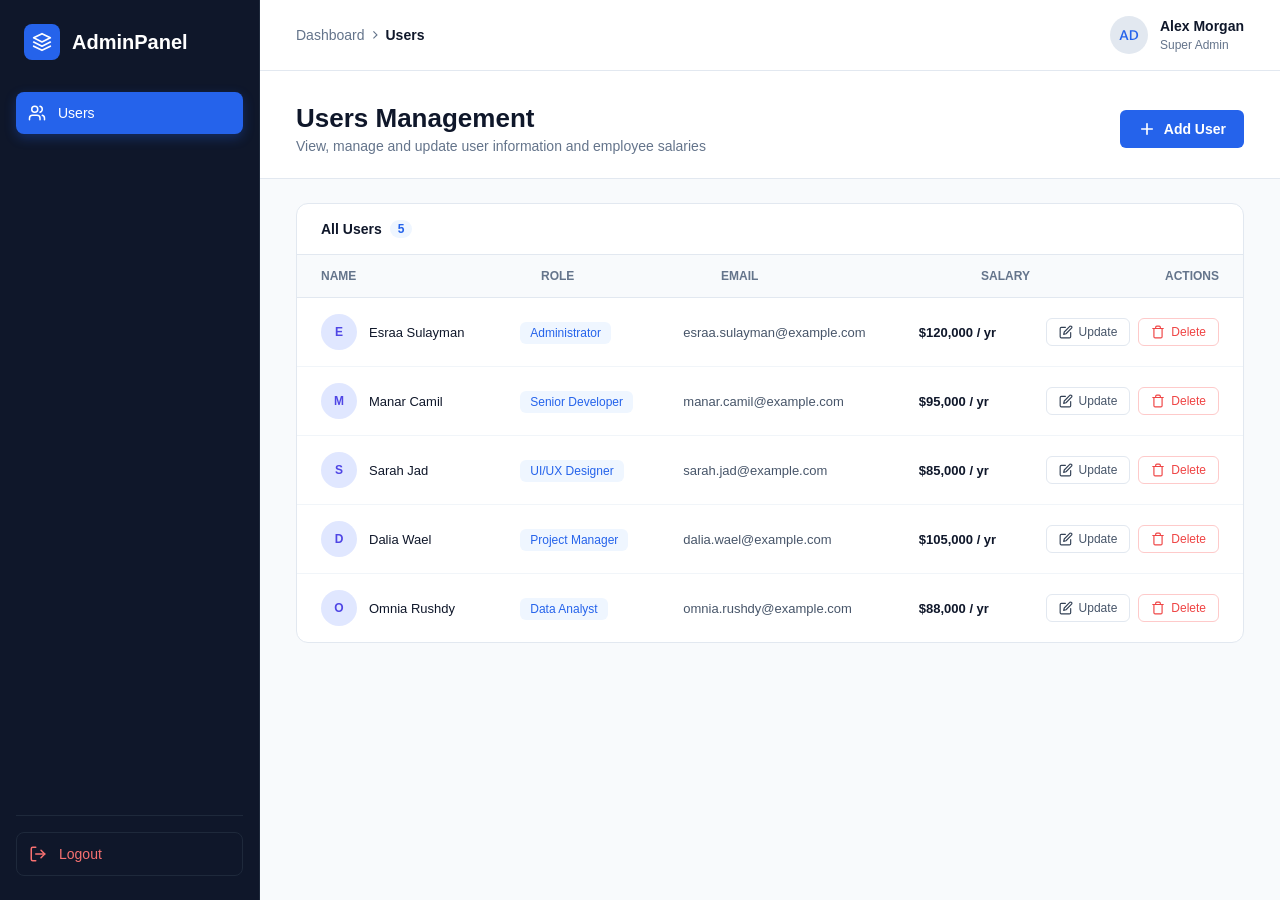
<file: index.html>
<!DOCTYPE html>
<html lang="en">
<head>
  <meta charset="UTF-8">
  <meta name="viewport" content="width=device-width, initial-scale=1.0">
  <title>AdminPanel</title>
  <link rel="stylesheet" href="./style.css">
</head>
<body>
  <div class="side-bar">
    <div class="sidebar-top">
      <div class="brand">
        <span class="brand-icon">
          <svg width="20" height="20" viewBox="0 0 24 24" fill="none" stroke="#fff" stroke-width="2" stroke-linecap="round" stroke-linejoin="round">
            <path d="M12 2 2 7l10 5 10-5-10-5z"/>
            <path d="m2 17 10 5 10-5"/>
            <path d="m2 12 10 5 10-5"/>
          </svg>
        </span>
        <h2 class="brand-name">AdminPanel</h2>
      </div>
 
      <nav class="nav">
        <a href="./index2.html" class="nav-link active">
          <svg width="18" height="18" viewBox="0 0 24 24" fill="none" stroke="currentColor" stroke-width="2" stroke-linecap="round" stroke-linejoin="round">
            <path d="M16 21v-2a4 4 0 0 0-4-4H6a4 4 0 0 0-4 4v2"/>
            <circle cx="9" cy="7" r="4"/>
            <path d="M22 21v-2a4 4 0 0 0-3-3.87"/>
            <path d="M16 3.13a4 4 0 0 1 0 7.75"/>
          </svg>
          <span>Users</span>
        </a>
      </nav>
    </div>
 
    <div class="sidebar-bottom">
      <button class="logout-btn">
        <svg width="18" height="18" viewBox="0 0 24 24" fill="none" stroke="currentColor" stroke-width="2" stroke-linecap="round" stroke-linejoin="round">
          <path d="M9 21H5a2 2 0 0 1-2-2V5a2 2 0 0 1 2-2h4"/>
          <path d="m16 17 5-5-5-5"/>
          <path d="M21 12H9"/>
        </svg>
        <span>Logout</span>
      </button>
    </div>
  </div>


  <header class="top-navbar">
        <div class="Container-left">
            <p class="dashboard">Dashboard</p>
            <img src="./Images/Vector(3).svg" alt="Vector">
            <span class="users">Users</span>
        </div>
        <div class="Container-right">
            <img src="./Images/Background.svg" alt="background">
            <span class="admin"><span class="alex">Alex Morgan</span><br><span class="s-admin">Super Admin</span>
            </span>

        </div>
    </header>
    <div class="users-mgmt">
        <div class="usersContainer">
            <h1>Users Management</h1>
            <p>View, manage and update user information and employee salaries</p>
        </div>
        <button><img src="./Images/SVG.svg" alt="plussign"><span class="text-btn">Add User</span> </button>
    </div>

    <div class="Users-TableCard">
        <div class="top-userstable">
            <SPan>All Users</SPan>
            <img src="./Images/Background(1).svg" alt="background">
        </div>
        <div class="header-row">
            <span class="name">NAME</span>
            <span class="role">ROLE</span>
            <span class="email">EMAIL</span>
            <span class="salary">SALARY</span>
            <span class="actions">ACTIONS</span>
        </div>
        <div class="Body">
            <div class="Row-User1">
                <div class="username">
                    <img src="./Images/Background(2).svg" alt="background">
                    <span>Esraa Sulayman</span>
                </div>
                <div class="userrole1"><img src="./Images/Background(3).svg" alt="background"></div>
                <div class="useremail"><span>esraa.sulayman@example.com</span></div>
                <div class="usersalary"><span>$120,000 / yr</span></div>
                <div class="useractions">
                    <button class="update-btn"><img src="./Images/SVG(1).svg" alt="update"> <span
                            class="updatespan">Update</span></button>
                    <button class="delete-btn"><img src="./Images/SVG(2).svg" alt="delete"> <span
                            class="deletespan">Delete</span></button>
                </div>
            </div>
            <div class="Row-User2">
                <div class="username">
                    <img src="./Images/Background(4).svg" alt="background">
                    <span>Manar Camil</span>
                </div>
                <div class="userrole2"><img src="./Images/Background(5).svg" alt="background"></div>
                <div class="useremail"><span>manar.camil@example.com</span></div>
                <div class="usersalary"><span>$95,000 / yr</span></div>
                <div class="useractions">
                    <button class="update-btn"><img src="./Images/SVG(1).svg" alt="update"> <span
                            class="updatespan">Update</span></button>
                    <button class="delete-btn"><img src="./Images/SVG(2).svg" alt="delete"> <span
                            class="deletespan">Delete</span></button>
                </div>
            </div>
            <div class="Row-User3">
                <div class="username">
                    <img src="./Images/Background(6).svg" alt="background">
                    <span>Sarah Jad</span>
                </div>
                <div class="userrole3"><img src="./Images/Background(7).svg" alt="background"></div>
                <div class="useremail">sarah.jad@example.com</div>
                <div class="usersalary">$85,000 / yr</div>
                <div class="useractions">
                    <button class="update-btn"><img src="./Images/SVG(1).svg" alt="update"> <span
                            class="updatespan">Update</span></button>
                    <button class="delete-btn"><img src="./Images/SVG(2).svg" alt="delete"> <span
                            class="deletespan">Delete</span></button>
                </div>
            </div>
            <div class="Row-User4">
                <div class="username">
                    <img src="./Images/Background(8).svg" alt="background">
                    <span>Dalia Wael</span>
                </div>
                <div class="userrole4"><img src="./Images/Background(9).svg" alt="background"></div>
                <div class="useremail">dalia.wael@example.com</div>
                <div class="usersalary">$105,000 / yr</div>
                <div class="useractions">
                    <button class="update-btn"><img src="./Images/SVG(1).svg" alt="update"> <span
                            class="updatespan">Update</span></button>
                    <button class="delete-btn"><img src="./Images/SVG(2).svg" alt="delete"> <span
                            class="deletespan">Delete</span></button>
                </div>
            </div>
            <div class="Row-User5">
                <div class="username">
                    <img src="./Images/Background(10).svg" alt="background">
                    <span>Omnia Rushdy</span>
                </div>
                <div class="userrole5"><img src="./Images/Background(11).svg" alt="background"></div>
                <div class="useremail">omnia.rushdy@example.com</div>
                <div class="usersalary">$88,000 / yr</div>
                <div class="useractions">
                    <button class="update-btn"><img src="./Images/SVG(1).svg" alt="update"> <span
                            class="updatespan">Update</span></button>
                    <button class="delete-btn"><img src="./Images/SVG(2).svg" alt="delete"> <span
                            class="deletespan">Delete</span></button>
                </div>
            </div>
        </div>
    </div>
    <script src="./script.js"></script>
</body>
</html>
</file>
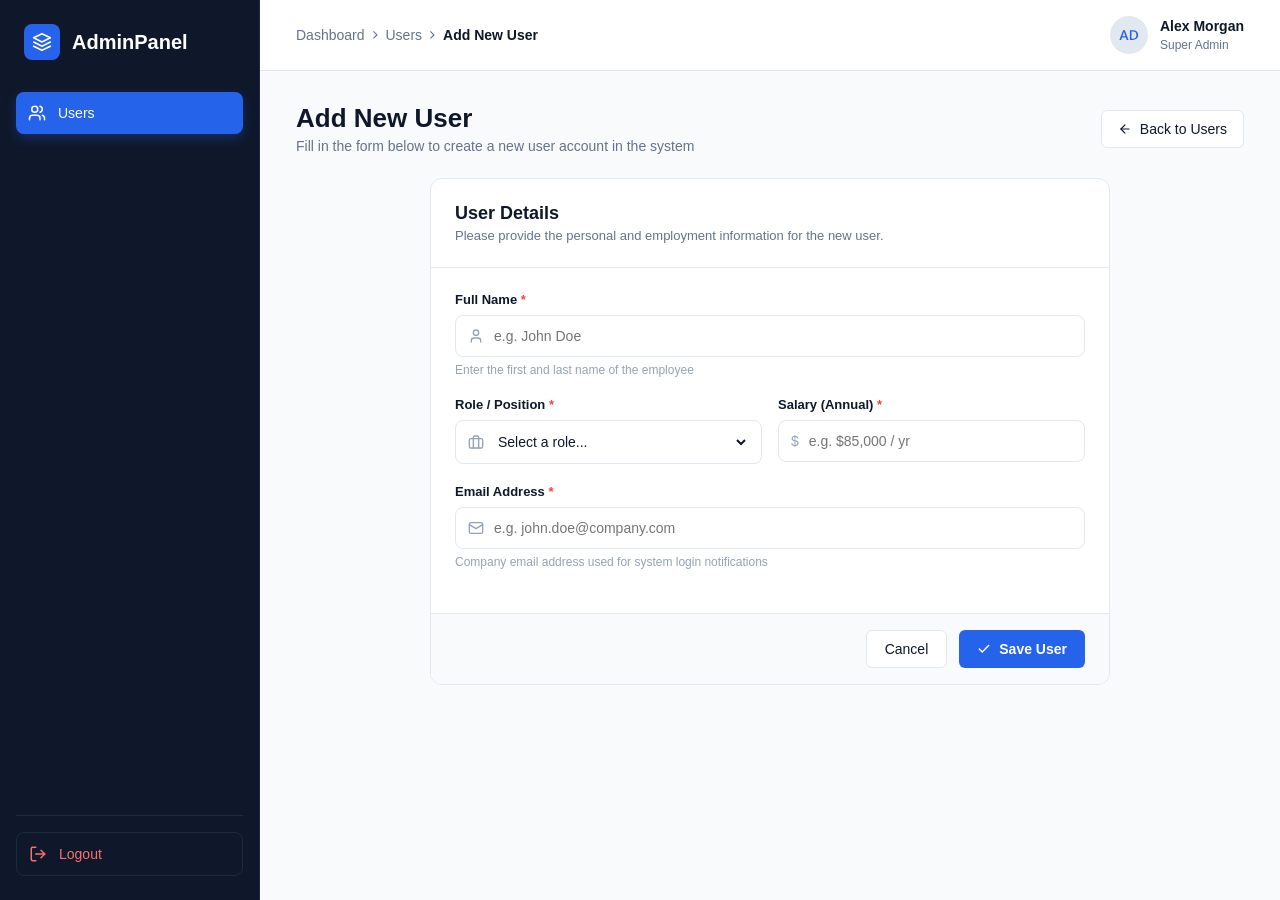
<file: index2.html>
<!DOCTYPE html>
<html lang="en">
<head>
    <meta charset="UTF-8">
    <meta name="viewport" content="width=device-width, initial-scale=1.0">
    <title>Users</title>
    <link rel="stylesheet" href="./style.css">
</head>
<body>
    <div class="side-bar">
    <div class="sidebar-top">
      <div class="brand">
        <span class="brand-icon">
          <svg width="20" height="20" viewBox="0 0 24 24" fill="none" stroke="#fff" stroke-width="2" stroke-linecap="round" stroke-linejoin="round">
            <path d="M12 2 2 7l10 5 10-5-10-5z"/>
            <path d="m2 17 10 5 10-5"/>
            <path d="m2 12 10 5 10-5"/>
          </svg>
        </span>
        <h2 class="brand-name">AdminPanel</h2>
      </div>
 
      <nav class="nav">
        <a href="./index.html" class="nav-link active">
          <svg width="18" height="18" viewBox="0 0 24 24" fill="none" stroke="currentColor" stroke-width="2" stroke-linecap="round" stroke-linejoin="round">
            <path d="M16 21v-2a4 4 0 0 0-4-4H6a4 4 0 0 0-4 4v2"/>
            <circle cx="9" cy="7" r="4"/>
            <path d="M22 21v-2a4 4 0 0 0-3-3.87"/>
            <path d="M16 3.13a4 4 0 0 1 0 7.75"/>
          </svg>
          <span>Users</span>
        </a>
      </nav>
    </div>
 
    <div class="sidebar-bottom">
      <button class="logout-btn">
        <svg width="18" height="18" viewBox="0 0 24 24" fill="none" stroke="currentColor" stroke-width="2" stroke-linecap="round" stroke-linejoin="round">
          <path d="M9 21H5a2 2 0 0 1-2-2V5a2 2 0 0 1 2-2h4"/>
          <path d="m16 17 5-5-5-5"/>
          <path d="M21 12H9"/>
        </svg>
        <span>Logout</span>
      </button>
    </div>
  </div>
 
  <header class="top-navbar">
    <div class="Container-left">
      <p class="dashboard">Dashboard</p>
      <img src="./Images/Vector(3).svg" alt="Vector">
      <p class="dashboard">Users</p>
      <img src="./Images/Vector(3).svg" alt="Vector">
      <span class="users">Add New User</span>
    </div>
    <div class="Container-right">
      <img src="./Images/Background.svg" alt="background">
      <span class="admin"><span class="alex">Alex Morgan</span><br><span class="s-admin">Super Admin</span></span>
    </div>
  </header>
 
  <div class="page-header">
    <div>
      <h1>Add New User</h1>
      <p>Fill in the form below to create a new user account in the system</p>
    </div>
    <a href="./index.html" class="back-btn">
      <svg width="14" height="14" viewBox="0 0 24 24" fill="none" stroke="currentColor" stroke-width="2" stroke-linecap="round" stroke-linejoin="round">
        <path d="m12 19-7-7 7-7"/>
        <path d="M19 12H5"/>
      </svg>
      <span>Back to Users</span>
    </a>
  </div>
 
  <form class="user-card">
    <div class="card-top">
      <h2>User Details</h2>
      <p>Please provide the personal and employment information for the new user.</p>
    </div>
 
    <div class="form-body">
      <div class="field">
        <label>Full Name <span class="star">*</span></label>
        <div class="input-box">
          <svg width="16" height="16" viewBox="0 0 24 24" fill="none" stroke="#94A3B8" stroke-width="2" stroke-linecap="round" stroke-linejoin="round">
            <path d="M19 21v-2a4 4 0 0 0-4-4H9a4 4 0 0 0-4 4v2"/>
            <circle cx="12" cy="7" r="4"/>
          </svg>
          <input type="text" placeholder="e.g. John Doe">
        </div>
        <p class="hint">Enter the first and last name of the employee</p>
      </div>
 
      <div class="two-cols">
        <div class="field">
          <label>Role / Position <span class="star">*</span></label>
          <div class="input-box">
            <svg width="16" height="16" viewBox="0 0 24 24" fill="none" stroke="#94A3B8" stroke-width="2" stroke-linecap="round" stroke-linejoin="round">
              <rect x="2" y="7" width="20" height="14" rx="2"/>
              <path d="M16 21V5a2 2 0 0 0-2-2h-4a2 2 0 0 0-2 2v16"/>
            </svg>
            <select>
              <option value="">Select a role...</option>
              <option>Administrator</option>
              <option>Senior Developer</option>
              <option>UI/UX Designer</option>
              <option>Project Manager</option>
              <option>Data Analyst</option>
            </select>
          </div>
        </div>
 
        <div class="field">
          <label>Salary (Annual) <span class="star">*</span></label>
          <div class="input-box">
            <span class="dollar">$</span>
            <input type="number" placeholder="e.g. $85,000 / yr">
          </div>
        </div>
      </div>
 
      <div class="field">
        <label>Email Address <span class="star">*</span></label>
        <div class="input-box">
          <svg width="16" height="16" viewBox="0 0 24 24" fill="none" stroke="#94A3B8" stroke-width="2" stroke-linecap="round" stroke-linejoin="round">
            <rect x="2" y="4" width="20" height="16" rx="2"/>
            <path d="m22 7-10 6L2 7"/>
          </svg>
          <input type="email" placeholder="e.g. john.doe@company.com">
        </div>
        <p class="hint">Company email address used for system login notifications</p>
      </div>
    </div>
 
    <div class="card-bottom">
      <a href="./index.html" class="cancel-btn">Cancel</a>
      <button type="submit" class="save-btn">
        <svg width="14" height="14" viewBox="0 0 24 24" fill="none" stroke="currentColor" stroke-width="2.5" stroke-linecap="round" stroke-linejoin="round">
          <path d="M20 6 9 17l-5-5"/>
        </svg>
        <span>Save User</span>
      </button>
    </div>
  </form>
  <script src="./script.js"></script>
</body>
</html>
</file>
<file: style.css>
* {
    padding: 0;
    margin: 0;
    box-sizing: border-box;
}

body {
    font-family: "Inter", Arial, sans-serif;
    background-color: #F8FAFC;
    padding-left: 260px;
}
 
.side-bar {
    position: fixed;
    top: 0;
    left: 0;
    width: 260px;
    height: 100vh;
    background-color: #0F172A;
    border-right: 0.8px solid #1E293B;
    padding: 24px 16px;
    display: flex;
    flex-direction: column;
    justify-content: space-between;
}
 
.brand {
    display: flex;
    align-items: center;
    gap: 12px;
    padding: 0 8px;
    padding-bottom: 32px;
}
 
.brand-icon {
    width: 36px;
    height: 36px;
    background-color: #2563EB;
    border-radius: 8px;
    display: flex;
    align-items: center;
    justify-content: center;
}
 
.brand-name {
    color: #FFFFFF;
    font-size: 20px;
    font-weight: 700;
}
 
.nav {
    display: flex;
    flex-direction: column;
    gap: 4px;
}
 
.nav-link {
    display: flex;
    align-items: center;
    gap: 12px;
    padding: 12px;
    border-radius: 8px;
    color: #94A3B8;
    text-decoration: none;
    font-size: 14px;
    font-weight: 500;
}
 
.nav-link.active {
    background-color: #2563EB;
    color: #FFFFFF;
    box-shadow: 0 4px 12px rgba(37, 99, 235, 0.3);
}
 
.sidebar-bottom {
    border-top: 0.8px solid #1E293B;
    padding-top: 16px;
}
 
.logout-btn {
    width: 100%;
    display: flex;
    align-items: center;
    gap: 12px;
    padding: 12px;
    background: transparent;
    border: 0.8px solid #1E293B;
    border-radius: 8px;
    color: #F87171;
    font-size: 14px;
    font-weight: 500;
    cursor: pointer;
}
 
.top-navbar {
    display: flex;
    justify-content: space-between;
    align-items: center;
    background-color: #FFFFFF;
    border-bottom: 0.8px solid #E2E8F0;
    padding: 16px 36px;
}
 
.Container-left {
    display: flex;
    align-items: center;
    gap: 8px;
}
 
.dashboard {
    font-weight: 400;
    font-size: 14px;
    color: #64748B;
}
 
.users {
    font-weight: 600;
    font-size: 14px;
    color: #0F172A;
}
 
.Container-right {
    display: flex;
    align-items: center;
}
 
.admin {
    padding-left: 12px;
}
 
.alex {
    font-weight: 600;
    font-size: 14px;
    color: #0F172A;
}
 
.s-admin {
    font-weight: 400;
    font-size: 12px;
    color: #64748B;
}
 
.users-mgmt {
    display: flex;
    align-items: center;
    justify-content: space-between;
    background-color: #FFFFFF;
    border-bottom: 0.8px solid #E2E8F0;
    padding: 32px 36px 24px;
}
 
.usersContainer h1 {
    font-weight: 700;
    font-size: 26px;
    color: #0F172A;
    padding-bottom: 4px;
}
 
.usersContainer p {
    font-weight: 400;
    font-size: 14px;
    color: #64748B;
}
 
.users-mgmt button {
    display: flex;
    align-items: center;
    gap: 8px;
    padding: 10px 18px;
    border: none;
    border-radius: 6px;
    background-color: #2563EB;
    color: #FFFFFF;
}
 
.text-btn {
    font-weight: 600;
    font-size: 14px;
}
 
.Users-TableCard {
    margin: 24px 36px;
    background-color: #FFFFFF;
    border: 1px solid #E2E8F0;
    border-radius: 12px;
    overflow: hidden;
}
 
.top-userstable {
    display: flex;
    align-items: center;
    gap: 8px;
    padding: 16px 24px;
    border-bottom: 0.8px solid #E2E8F0;
}
 
.top-userstable span {
    font-weight: 600;
    font-size: 14px;
    color: #0F172A;
}
 
.header-row {
    display: flex;
    align-items: center;
    padding: 14px 24px;
    background-color: #F8FAFC;
    border-bottom: 0.8px solid #E2E8F0;
    font-weight: 700;
    font-size: 12px;
    color: #64748B;
}
 
.Row-User1,
.Row-User2,
.Row-User3,
.Row-User4,
.Row-User5 {
    display: flex;
    align-items: center;
    padding: 16px 24px;
    border-bottom: 0.8px solid #F1F5F9;
}
 
.Row-User5 {
    border-bottom: none;
}
 

.name,
.username {
    width: 220px;
}
 
.role,
.userrole1,
.userrole2,
.userrole3,
.userrole4,
.userrole5 {
    width: 180px;
}
 
.email,
.useremail {
    width: 260px;
}
 
.salary,
.usersalary {
    width: 140px;
}
 
.actions {
    flex: 1;
    text-align: right;
}
 
.useractions {
    flex: 1;
    display: flex;
    justify-content: flex-end;
    gap: 8px;
}
 
/* محتوى الأعمدة */
.username {
    display: flex;
    align-items: center;
    gap: 12px;
    font-weight: 500;
    font-size: 13px;
    color: #0F172A;
}
 
.useremail {
    font-size: 13px;
    color: #475569;
}
 
.usersalary {
    font-weight: 600;
    font-size: 13px;
    color: #0F172A;
}
 
.update-btn,
.delete-btn {
    display: flex;
    align-items: center;
    gap: 6px;
    padding: 6px 12px;
    border-radius: 6px;
    background-color: #FFFFFF;
    font-weight: 500;
    font-size: 12px;
    cursor: pointer;
}
 
.update-btn {
    border: 1px solid #E2E8F0;
    color: #475569;
}
 
.delete-btn {
    border: 1px solid #FECACA;
    color: #EF4444;
}

.page-header {
    display: flex;
    align-items: center;
    justify-content: space-between;
    padding: 32px 36px 24px;
}
 
.page-header h1 {
    font-weight: 700;
    font-size: 26px;
    color: #0F172A;
    padding-bottom: 4px;
}
 
.page-header p {
    font-weight: 400;
    font-size: 14px;
    color: #64748B;
}
 
.back-btn {
    display: flex;
    align-items: center;
    gap: 8px;
    padding: 10px 16px;
    background-color: #FFFFFF;
    border: 1px solid #E2E8F0;
    border-radius: 6px;
    color: #0F172A;
    text-decoration: none;
    font-weight: 500;
    font-size: 14px;
}
 
/* ===== Card ===== */
.user-card {
    width: 680px;
    margin: 0 auto 36px;
    background-color: #FFFFFF;
    border: 1px solid #E2E8F0;
    border-radius: 12px;
    overflow: hidden;
}
 
.card-top {
    padding: 24px;
    border-bottom: 0.8px solid #E2E8F0;
}
 
.card-top h2 {
    font-weight: 700;
    font-size: 18px;
    color: #0F172A;
    padding-bottom: 4px;
}
 
.card-top p {
    font-weight: 400;
    font-size: 13px;
    color: #64748B;
}
 
/* ===== Form ===== */
.form-body {
    padding: 24px;
}
 
.field {
    padding-bottom: 20px;
}
 
.field label {
    display: block;
    padding-bottom: 8px;
    font-weight: 600;
    font-size: 13px;
    color: #0F172A;
}
 
.star {
    color: #EF4444;
}
 
.input-box {
    display: flex;
    align-items: center;
    gap: 10px;
    padding: 0 12px;
    background-color: #FFFFFF;
    border: 1px solid #E2E8F0;
    border-radius: 8px;
}
 
.input-box input,
.input-box select {
    flex: 1;
    padding: 12px 0;
    border: none;
    outline: none;
    background-color: transparent;
    font-size: 14px;
    color: #0F172A;
}
 
.dollar {
    font-size: 14px;
    color: #94A3B8;
}
 
.hint {
    padding-top: 6px;
    font-size: 12px;
    color: #94A3B8;
}
 
.two-cols {
    display: flex;
    gap: 16px;
}
 
.two-cols .field {
    flex: 1;
}
 
/* ===== Card Buttons ===== */
.card-bottom {
    display: flex;
    justify-content: flex-end;
    gap: 12px;
    padding: 16px 24px;
    background-color: #F8FAFC;
    border-top: 0.8px solid #E2E8F0;
}
 
.cancel-btn {
    padding: 10px 18px;
    background-color: #FFFFFF;
    border: 1px solid #E2E8F0;
    border-radius: 6px;
    color: #0F172A;
    text-decoration: none;
    font-weight: 500;
    font-size: 14px;
}
 
.save-btn {
    display: flex;
    align-items: center;
    gap: 8px;
    padding: 10px 18px;
    border: none;
    border-radius: 6px;
    background-color: #2563EB;
    color: #FFFFFF;
    font-weight: 600;
    font-size: 14px;
    cursor: pointer;
}
 
.top-userstable .count {
    padding: 2px 8px;
    background-color: #EFF6FF;
    border-radius: 10px;
    font-weight: 600;
    font-size: 12px;
    color: #2563EB;
}
 
.avatar {
    width: 36px;
    height: 36px;
    display: flex;
    align-items: center;
    justify-content: center;
    background-color: #E0E7FF;
    border-radius: 50%;
    font-weight: 600;
    font-size: 12px;
    color: #4F46E5;
}
 
.role-badge {
    padding: 4px 10px;
    background-color: #EFF6FF;
    border-radius: 6px;
    font-weight: 500;
    font-size: 12px;
    color: #2563EB;
}
 
.empty {
    padding: 24px;
    text-align: center;
    font-size: 14px;
    color: #64748B;
}
</file>
